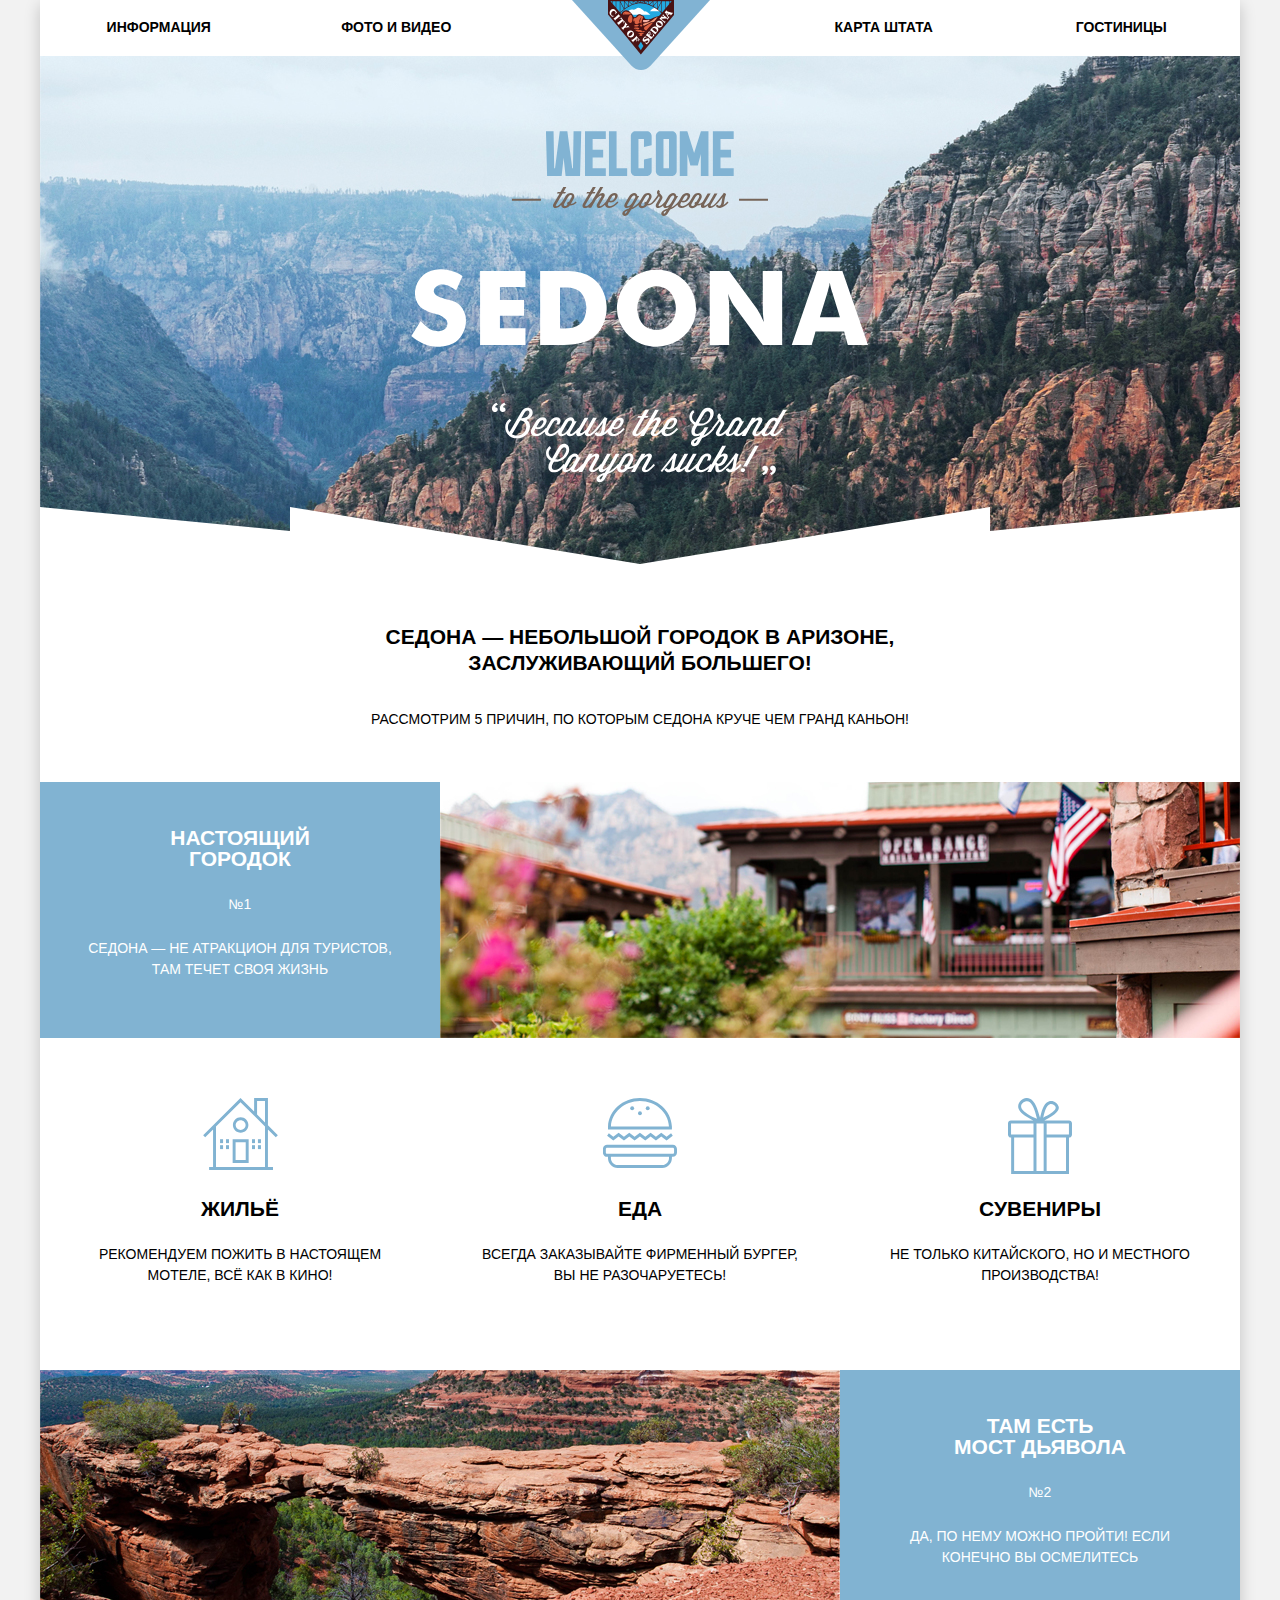
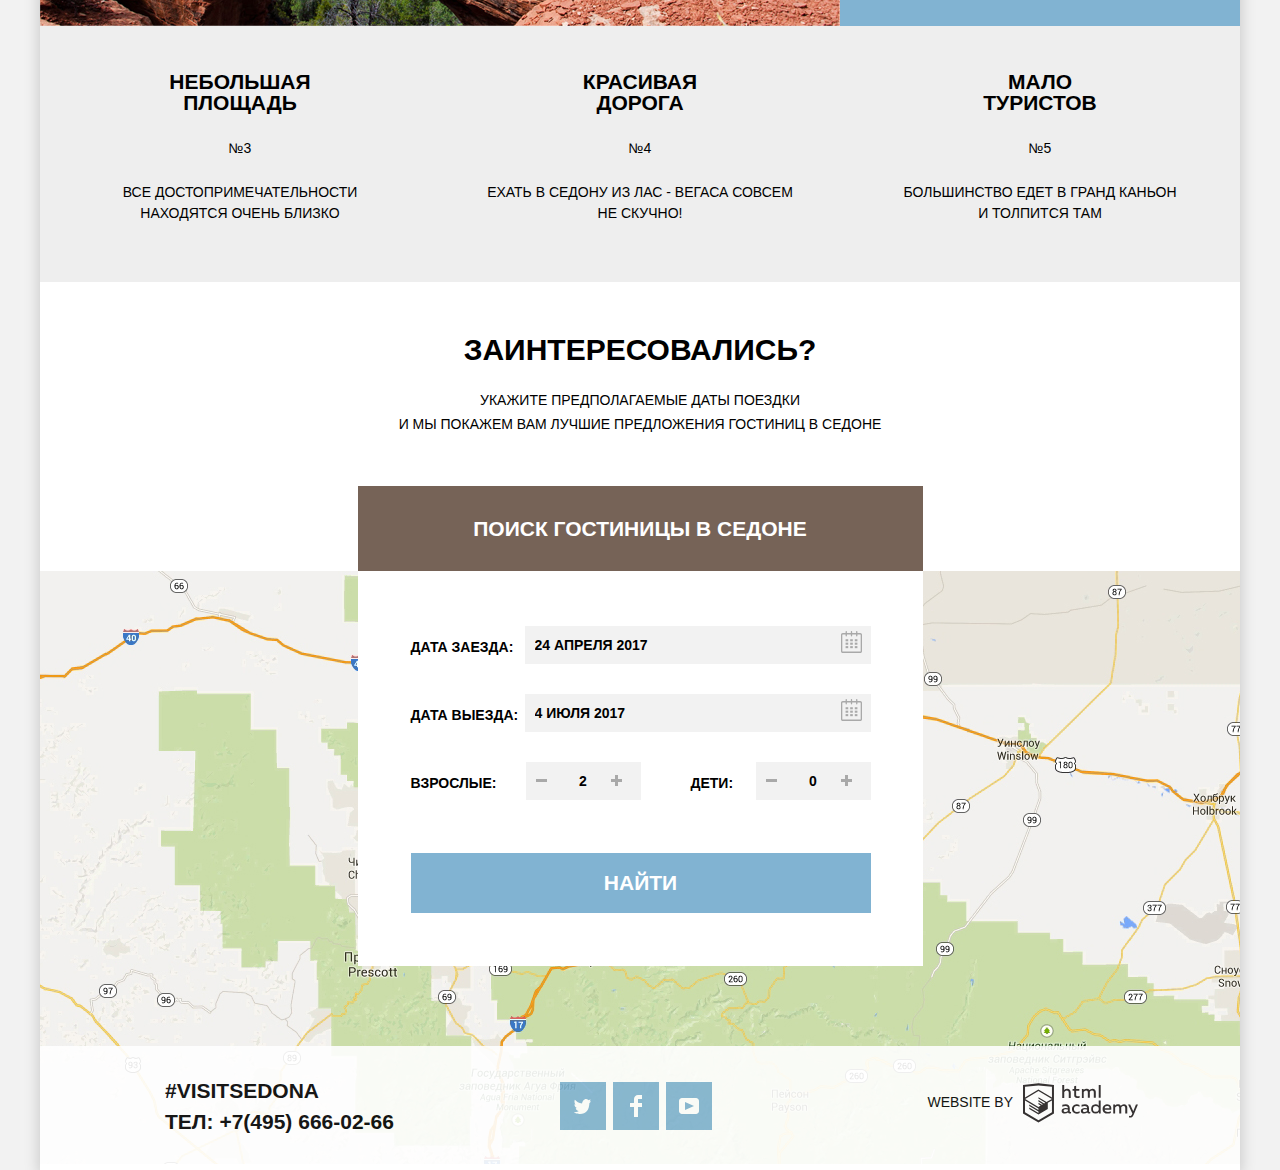
<file: index.html>
<!DOCTYPE html>
<html lang="en">
<head>
    <meta charset="UTF-8">
    <title>Sedona</title>
    <link href="css/style.css" rel="stylesheet">
    <link href="css/normalize.css">
</head>
<body>
    <div class="wrapper">
        <header class="main-header">
            <nav class="main-navigation">
                <a class="main-header-logo">
                    <img src="img/logo.svg" width="138" height="71" alt="Логотип Седоны">
                </a>
                <ul class="site-navigation">
                    <li><a href="#">Информация</a></li>
                    <li><a href="#">Фото и видео</a></li>
                    <li><a href="#">Карта штата</a></li>
                    <li><a href="hotels.html">Гостиницы</a></li>
                </ul>
            </nav>
        </header>
        <main>
            <div class="intro-description">
               <img src="img/welcome-intro.svg" alt="Добро пожаловать в Седону" width="458" height="352">
                <div class="polygon"></div>
            </div>
            <h1 class="main-title">Седона &#8212; небольшой городок в Аризоне,<br> заслуживающий большего!</h1>
            <section class="advantages">
               <h2 class="visually-hidden">Преимущества Седоны</h2>
                <p class="advantages-title">Рассмотрим 5 причин, по которым Седона круче чем Гранд Каньон!</p>
                <div class="advantages-wrapper">
                    <ul class="advantages-list">
                        <li class="advantages-list-main">
                            <div class="advantages-list-wrapper">
                                <div class="advantages-list-main-wrapper">
                                    <h3>Настоящий<br>городок</h3>
                                    <span class="number">№1</span>
                                    <p>Седона &#8212; не атракцион для туристов,<br> там течет своя жизнь</p>
                                </div>
                                <div class="photo-wrapper">
                                    <img src="img/city.jpg" width="800" height="256" alt="Настоящий городок">
                                </div>
                            </div>
                            <ul class="advantages-list-more">
                                <li class="advantages-list-more-item accommodation">
                                    <h3>Жильё</h3>
                                    <p>Рекомендуем пожить в настоящем<br> мотеле, всё как в кино!</p>
                                </li>
                                <li class="advantages-list-more-item food">
                                    <h3>Еда</h3>
                                    <p>Всегда заказывайте фирменный бургер,<br> вы не разочаруетесь!</p>
                                </li>
                                <li class="advantages-list-more-item souvenirs">
                                    <h3>Сувениры</h3>
                                    <p>Не только китайского, но и местного<br> производства!</p>
                                </li>
                            </ul>
                        </li>
                        <li class="advantages-list-main">
                            <div class="advantages-list-wrapper">
                                <div class="photo-wrapper">
                                    <img src="img/devils-bridge.jpg" width="800" height="256" alt="Настоящий городок">
                                </div>
                                <div class="advantages-list-main-wrapper">
                                    <h3>Там есть<br> мост дьявола</h3>
                                    <span class="number">№2</span>
                                    <p>Да, по нему можно пройти! Если конечно вы осмелитесь</p>
                                </div>
                            </div>
                        </li>
                        <li class="advantages-list-grey">
                            <h3>Небольшая<br> площадь</h3>
                            <span class="number">№3</span>
                            <p>Все достопримечательности<br> находятся очень близко</p>
                        </li>
                        <li class="advantages-list-grey">
                            <h3>Красивая<br> дорога</h3>
                            <span class="number">№4</span>
                            <p>Ехать в Седону из Лас - Вегаса совсем<br> не скучно!</p>
                        </li>
                        <li class="advantages-list-grey">
                            <h3>Мало<br> туристов</h3>
                            <span class="number">№5</span>
                            <p>Большинство едет в гранд каньон<br> и толпится там</p>
                        </li>
                    </ul>
                </div>
            </section>
            <section class="booking">
                <h2 class="booking-main-title">Заинтересовались?</h2>
                <p class="booking-title">Укажите предполагаемые даты поездки<br>
                    и мы покажем вам лучшие предложения гостиниц в Седоне</p>
                <button class="booking-button" type="button">Поиск гостиницы в Седоне</button>
                <div class="search-form">
                    <form class="search">
                        <p class="booking-item date">
                            <label for="arrival-date">Дата заезда:</label>
                            <input id="arrival-date" type="text" placeholder="24 апреля 2017">
                            <svg class="calendar">
                                <path d="M19.251,2.025h-2.845V0.648c0-0.381-0.294-0.689-0.656-0.689c-0.363,0-0.656,0.308-0.656,0.689v1.377h-3.938V0.648
                                c0-0.381-0.294-0.689-0.655-0.689c-0.363,0-0.657,0.308-0.657,0.689v1.377H5.906V0.648c0-0.381-0.294-0.689-0.656-0.689
                                c-0.363,0-0.657,0.308-0.657,0.689v1.377H1.75C0.784,2.025,0,2.847,0,3.862v16.302C0,21.179,0.784,22,1.75,22h17.501
                                C20.217,22,21,21.179,21,20.164V3.862C21,2.847,20.217,2.025,19.251,2.025z M19.688,20.164c0,0.253-0.195,0.459-0.437,0.459H1.75
                                c-0.241,0-0.438-0.206-0.438-0.459V3.862c0-0.253,0.196-0.459,0.438-0.459h2.844v1.378c0,0.381,0.294,0.689,0.657,0.689
                                c0.362,0,0.656-0.308,0.656-0.689V3.403h3.938v1.378c0,0.381,0.294,0.689,0.657,0.689c0.361,0,0.655-0.308,0.655-0.689V3.403h3.938
                                v1.378c0,0.381,0.293,0.689,0.656,0.689c0.362,0,0.656-0.308,0.656-0.689V3.403h2.845c0.241,0,0.437,0.206,0.437,0.459V20.164z"/>
                                <rect x="4.594" y="8.225" width="2.625" height="2.066"/>
                                <rect x="4.594" y="11.668" width="2.625" height="2.067"/>
                                <rect x="4.594" y="15.112" width="2.625" height="2.066"/>
                                <rect x="9.188" y="15.112" width="2.625" height="2.066"/>
                                <rect x="9.188" y="11.668" width="2.625" height="2.067"/>
                                <rect x="9.188" y="8.225" width="2.625" height="2.066"/>
                                <rect x="13.781" y="15.112" width="2.625" height="2.066"/>
                                <rect x="13.781" y="11.668" width="2.625" height="2.067"/>
                                <rect x="13.781" y="8.225" width="2.625" height="2.066"/>
                            </svg>
                        </p>
                        <p class="booking-item date">
                            <label for="departure-date">Дата выезда:</label>
                            <input id="departure-date" type="text" placeholder="4 июля 2017">
                            <svg class="calendar">
                                <path d="M19.251,2.025h-2.845V0.648c0-0.381-0.294-0.689-0.656-0.689c-0.363,0-0.656,0.308-0.656,0.689v1.377h-3.938V0.648
                                c0-0.381-0.294-0.689-0.655-0.689c-0.363,0-0.657,0.308-0.657,0.689v1.377H5.906V0.648c0-0.381-0.294-0.689-0.656-0.689
                                c-0.363,0-0.657,0.308-0.657,0.689v1.377H1.75C0.784,2.025,0,2.847,0,3.862v16.302C0,21.179,0.784,22,1.75,22h17.501
                                C20.217,22,21,21.179,21,20.164V3.862C21,2.847,20.217,2.025,19.251,2.025z M19.688,20.164c0,0.253-0.195,0.459-0.437,0.459H1.75
                                c-0.241,0-0.438-0.206-0.438-0.459V3.862c0-0.253,0.196-0.459,0.438-0.459h2.844v1.378c0,0.381,0.294,0.689,0.657,0.689
                                c0.362,0,0.656-0.308,0.656-0.689V3.403h3.938v1.378c0,0.381,0.294,0.689,0.657,0.689c0.361,0,0.655-0.308,0.655-0.689V3.403h3.938
                                v1.378c0,0.381,0.293,0.689,0.656,0.689c0.362,0,0.656-0.308,0.656-0.689V3.403h2.845c0.241,0,0.437,0.206,0.437,0.459V20.164z"/>
                                <rect x="4.594" y="8.225" width="2.625" height="2.066"/>
                                <rect x="4.594" y="11.668" width="2.625" height="2.067"/>
                                <rect x="4.594" y="15.112" width="2.625" height="2.066"/>
                                <rect x="9.188" y="15.112" width="2.625" height="2.066"/>
                                <rect x="9.188" y="11.668" width="2.625" height="2.067"/>
                                <rect x="9.188" y="8.225" width="2.625" height="2.066"/>
                                <rect x="13.781" y="15.112" width="2.625" height="2.066"/>
                                <rect x="13.781" y="11.668" width="2.625" height="2.067"/>
                                <rect x="13.781" y="8.225" width="2.625" height="2.066"/>
                            </svg>
                        </p>
                        <div class="guests">
                            <p class="booking-item adults">
                                <label for="adults">Взрослые:</label>
                                <input id="adults" type="text" value="2">
                                <button type="button" class="guest-button guest-remove"></button>
                                <button type="button" class="guest-button guest-add"></button>
                            </p>
                            <p class="booking-item children">
                                <label for="children">Дети:</label>
                                <input id="children" type="text" value="0">
                                <button type="button" class="guest-button guest-remove"></button>
                                <button type="button" class="guest-button guest-add"></button>
                            </p>
                        </div>
                        <button class="search-button" type="submit">Найти</button>
                    </form>
                </div>
            </section>
            <section class="interactive-map">
                <h2 class="visually-hidden">Седона на карте</h2>
                <img src="img/map.jpg" width="1200" height="593" alt="Седона на карте">
            </section>
        </main>
        <div class="footer-container">
            <footer class="footer">
                <div class="footer-content">
                    <div class="contacts">
                        <p class="hash-tag">#visitsedona</p>
                        <p>Тел: +7(495) 666-02-66</p>
                    </div>
                    <div class="footer-social">
                        <ul>
                            <li><a class="social-button" href="#">
                                <img src="img/twitter.svg" alt="Twitter" width="17" height="15">
                            </a></li>
                            <li><a class="social-button" href="#">
                                <img src="img/facebook.svg" alt="Facebook" width="12" height="22">
                            </a></li>
                            <li><a class="social-button" href="#"><span class="visually-hidden">Twitter</span>
                                <img src="img/youtube.svg" width="20" height="16" alt="YouTube">
                            </a></li>
                        </ul>
                    </div>

                    <div class="copyright">
                        <p>Website by</p>
                        <a href="https://htmlacademy.ru" class="academy-logo">
                            <svg xmlns="http://www.w3.org/2000/svg" viewBox="0 0 108.08 36.85"><path d="M44.61,26.88a2,2,0,0,0,.55-0.1v1.33a3.25,3.25,0,0,1-1.18.21,1.67,1.67,0,0,1-1.67-1,4.84,4.84,0,0,1-3.14,1.08c-1.51,0-2.91-.83-2.91-2.55,0-2.13,2-2.79,3.71-2.79a11.08,11.08,0,0,1,2.17.25v-0.3c0-1-.76-1.77-2.19-1.77a7.42,7.42,0,0,0-3,.64v-1.7a10.21,10.21,0,0,1,3.19-.55c2.36,0,3.81,1.12,3.81,3.65v3a0.54,0.54,0,0,0,.49.59h0.17Zm-6.44-1.13A1.35,1.35,0,0,0,39.63,27h0.11a3.39,3.39,0,0,0,2.41-1V24.58a9.72,9.72,0,0,0-1.81-.21c-1,0-2.16.33-2.16,1.38h0Zm12.36-6.11a5,5,0,0,1,2.57.64V22a4.08,4.08,0,0,0-2.3-.7,2.75,2.75,0,1,0,0,5.49,5,5,0,0,0,2.43-.64v1.71a6.27,6.27,0,0,1-2.76.57A4.21,4.21,0,0,1,46,24.51q0-.21,0-0.41a4.32,4.32,0,0,1,4.18-4.46h0.38Zm12.17,7.24a2,2,0,0,0,.55-0.1v1.33a3.25,3.25,0,0,1-1.18.21,1.67,1.67,0,0,1-1.67-1,4.84,4.84,0,0,1-3.14,1.08c-1.51,0-2.91-.83-2.91-2.55,0-2.13,2-2.79,3.71-2.79a11.08,11.08,0,0,1,2.17.25v-0.3c0-1-.76-1.77-2.19-1.77a7.42,7.42,0,0,0-3,.64v-1.7a10.21,10.21,0,0,1,3.19-.55c2.36,0,3.81,1.12,3.81,3.65v3a0.54,0.54,0,0,0,.49.59h0.17Zm-6.44-1.13A1.35,1.35,0,0,0,57.73,27h0.11a3.39,3.39,0,0,0,2.41-1V24.58a9.72,9.72,0,0,0-1.81-.21c-1.06,0-2.16.33-2.16,1.38h0ZM73,16V28.2H71.35V26.88a3.88,3.88,0,0,1-3.19,1.54,4.4,4.4,0,0,1,0-8.78,3.81,3.81,0,0,1,3,1.3V16H73Zm-4.53,5.22a2.76,2.76,0,1,0,0,5.52A2.86,2.86,0,0,0,71.15,25V23A2.91,2.91,0,0,0,68.49,21.27ZM79,19.64c3.31,0,4.46,2.68,3.92,5.09H76.7c0.21,1.5,1.67,2.11,3.19,2.11a6.11,6.11,0,0,0,2.64-.59v1.6a7.14,7.14,0,0,1-3,.57C77,28.42,74.78,27,74.78,24a4.18,4.18,0,0,1,4-4.39H79Zm0.09,1.54a2.28,2.28,0,0,0-2.44,2.1v0.06H81.3A2,2,0,0,0,79.13,21.18Zm5.73,7V19.87h1.65v1a3.81,3.81,0,0,1,2.78-1.27A2.86,2.86,0,0,1,91.89,21a4.12,4.12,0,0,1,2.91-1.33A3.06,3.06,0,0,1,98,23V28.2h-1.9V23.05a1.59,1.59,0,0,0-1.42-1.75H94.42a2.8,2.8,0,0,0-2.07,1.12V28.2h-1.9V23.05A1.59,1.59,0,0,0,89,21.31H88.8a3,3,0,0,0-2.21,1.29v5.63H84.86Zm21.31-8.33h1.9l-3.91,9.46c-0.9,2.17-2.09,2.86-3.35,2.86a4.76,4.76,0,0,1-1.1-.14V30.46a2.86,2.86,0,0,0,.85.12c0.9,0,1.58-.64,2.07-1.9l0.17-.42-4-8.4h2l2.86,6.29ZM38.73,1.46V6.22a3.81,3.81,0,0,1,2.7-1.14,3.25,3.25,0,0,1,3.44,3.4v5.15H43V8.72a1.81,1.81,0,0,0-1.61-2h-0.3a2.93,2.93,0,0,0-2.32,1.39v5.52h-1.9V1.46h1.9ZM49.94,2.31v3h3V6.91h-3v3.81c0,1.1.5,1.46,1.58,1.46a4.49,4.49,0,0,0,1.69-.33v1.6A6.8,6.8,0,0,1,51,13.8a2.55,2.55,0,0,1-2.86-2.74V6.89H46.58V5.26h1.5V2.74Zm5.4,11.31V5.28H57v1A3.81,3.81,0,0,1,59.77,5a2.86,2.86,0,0,1,2.6,1.33A4.12,4.12,0,0,1,65.28,5,3.06,3.06,0,0,1,68.44,8.4v5.21h-1.9V8.46a1.59,1.59,0,0,0-1.42-1.75H64.89a2.8,2.8,0,0,0-2.07,1.12v5.78h-1.9V8.46A1.59,1.59,0,0,0,59.5,6.71H59.27A3,3,0,0,0,57.06,8v5.63H55.34ZM71.17,1.45H73V13.6H71.17V1.45ZM14.71,0H14.55L0,1.54V28.21l14.55,8.66,14.55-8.66V1.54Zm12.5,27.1L14.55,34.64,1.9,27.12V16.18l12.59,7.5V25L5.86,19.9v1.31l8.68,5.21v1.39L5.87,22.65V24l8.68,5.21,8.75-5.24V18.31L27.2,16V27.12Zm0-12.53-3.48,2-1.6,1L14.51,13v1.31L21,18.23H21l-0.14.09-1,.54-5.37-3.2V17l4.24,2.52-1,.67-3.2-1.9v1.31l2.1,1.24L14.5,22.1,2,14.65,14.51,7.11Zm0-1.32L14.49,5.76,1.91,13.25v-10L14.56,1.92,27.21,3.25v10h0Z" transform="translate(0 -0.02)" fill="#231f20"/></svg>
                        </a>
                    </div>
                </div>
            </footer>
        </div>
    </div>
    <script src="script.js"></script>
</body>
</html>
</file>
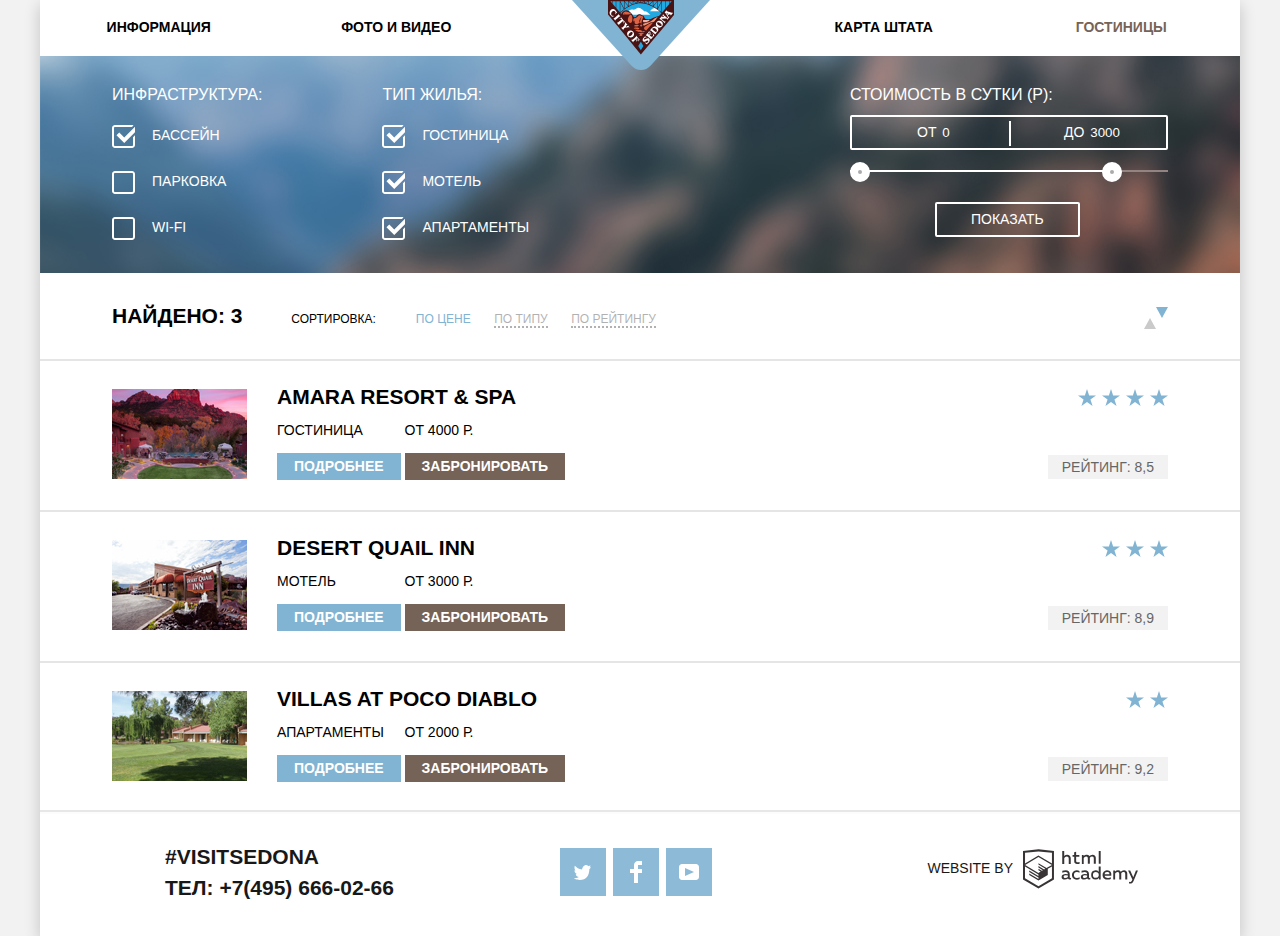
<file: hotels.html>
<!DOCTYPE html>
<html lang="ru">
<head>
    <meta charset="UTF-8">
    <title>Гостиницы</title>
    <link href="css/style.css" rel="stylesheet">
</head>
<body class="inner-page">
    <div class="wrapper">
        <header class="main-header">
            <nav class="main-navigation">
                <a href="index.html" class="main-header-logo">
                    <img src="img/logo.svg" width="138" height="71" alt="Логотип Седоны">
                </a>
                <ul class="site-navigation">
                    <li><a href="#">Информация</a></li>
                    <li><a href="#">Фото и видео</a></li>
                    <li><a href="#">Карта штата</a></li>
                    <li><a href="hotels.html" class="current">Гостиницы</a></li>
                </ul>
            </nav>
        </header>
        <main>
            <section class="filter">
                <h2 class="visually-hidden">Фильтр</h2>
                <form class="filter-form" method="get" action="https://echo.htmlacademy.ru">
                    <fieldset class="fieldset infrastructure">
                        <legend>Инфраструктура:</legend>
                        <ul>
                            <li class="filter-option">
                                <input class="visually-hidden filter-input filter-input-checkbox" type="checkbox" name="swimming-pool" id="filter-swimming-pool" checked>
                                <label for="filter-swimming-pool">Бассейн</label>
                            </li>
                            <li class="filter-option">
                                <input class="visually-hidden filter-input filter-input-checkbox" type="checkbox" name="parking" id="filter-parking">
                                <label for="filter-parking">Парковка</label>
                            </li>
                            <li class="filter-option">
                                <input class="visually-hidden filter-input filter-input-checkbox" type="checkbox" name="wi-fi" id="filter-wi-fi">
                                <label for="filter-wi-fi">wi-fi</label>
                            </li>
                        </ul>
                    </fieldset>
                    <fieldset class="fieldset accommodation-type">
                        <legend>Тип жилья:</legend>
                        <ul>
                            <li class="filter-option">
                                <input class="visually-hidden filter-input filter-input-checkbox" type="checkbox" name="hotel" id="filter-hotel" checked>
                                <label for="filter-hotel">Гостиница</label>
                            </li>
                            <li class="filter-option">
                                <input class="visually-hidden filter-input filter-input-checkbox" type="checkbox" name="motel" id="filter-motel" checked>
                                <label for="filter-motel">Мотель</label>
                            </li>
                            <li class="filter-option">
                                <input class="visually-hidden filter-input filter-input-checkbox" type="checkbox" name="apartments" id="filter-apartments" checked>
                                <label for="filter-apartments">Апартаменты</label>
                            </li>
                        </ul>
                    </fieldset>
                    <fieldset class="fieldset cost">
                        <legend>Стоимость в сутки (Р):</legend>
                        <div class="range-filter">
                            <div class="price-controls">
                                <div class="price-min">
                                    <label class="price-min-label" for="price-min">от</label>
                                    <input class="price-min-input" name="price-min" id="price-min" type="text" value="0"
                                           placeholder="от 0">
                                </div>
                                <div class="price-max">
                                    <label class="price-max-label" for="price-max">до</label>
                                    <input class="price-max-input" name="price-max" id="price-max" type="text" value="3000"
                                           placeholder="до 3000">
                                </div>
                            </div>
                            <div class="range-controls">
                                <div class="scale"></div>
                                <span class="pin pin-min"></span>
                                <span class="pin pin-max"></span>
                            </div>
                        </div>
                        <button class="range-filter-btn" type="submit">Показать</button>
                    </fieldset>
                </form>
            </section>
            <section class="hotels">
                <div class="sorting-block">
                    <h2 class="visually-hidden">Список гостиниц</h2>
                    <p class="search-result">Найдено: 3</p>
                    <div class="sorting">
                        <p>Сортировка:</p>
                        <ul class="sort-list">
                            <li class="sorting-item sorting-item-current"><a href="#">По цене</a></li>
                            <li class="sorting-item"><a href="#">По типу</a></li>
                            <li class="sorting-item"><a href="#">По рейтингу</a></li>
                        </ul>
                    </div>
                    <div class="arrows">
                        <button class="sorting-button sorting-up"></button><button class="sorting-button sorting-down"></button>

                    </div>
                </div>

                <ul class="hotels-list">
                    <li class="hotels-item">
                        <div class="hotel-info">
                            <div class="hotels-item-image">
                                <img src="img/hotel-1.jpg" width="135" height="90"
                                     alt="Гостиница «Amara Resort & SPA»">
                            </div>
                            <div class="info">
                                <h3>
                                    <a href="#" class="hotels-item-name">Amara Resort & SPA</a>
                                </h3>

                                <p class="hotels-item-type">
                                    <b>Гостиница</b>
                                    <a class="button" href="#">Подробнее</a>
                                </p>

                                <p class="hotels-item-price">
                                    <b>От 4000 Р.</b>
                                    <a class="button" href="#">Забронировать</a>
                                </p>
                            </div>
                        </div>

                        <div class="rating">
                            <div class="stars">
                                <img src="img/star.svg" alt="Категория 4 звезды">
                                <img src="img/star.svg" alt="">
                                <img src="img/star.svg" alt="">
                                <img src="img/star.svg" alt="">
                            </div>
                            <b>Рейтинг: 8,5</b>
                        </div>
                    </li>
                    <li class="hotels-item">
                        <div class="hotel-info">
                            <div class="hotels-item-image">
                                <img src="img/hotel-2.jpg" width="135" height="90"
                                     alt="Мотель «Desert Quail Inn»">
                            </div>
                            <div class="info">
                                <h3>
                                    <a href="#" class="hotels-item-name">Desert Quail Inn</a>
                                </h3>

                                <p class="hotels-item-type">
                                    <b>Мотель</b>
                                    <a class="button" href="#">Подробнее</a>
                                </p>

                                <p class="hotels-item-price">
                                    <b>От 3000 Р.</b>
                                    <a class="button" href="#">Забронировать</a>
                                </p>
                            </div>
                        </div>

                        <div class="rating">
                            <div class="stars">
                                <img src="img/star.svg" alt="Категория 3 звезды">
                                <img src="img/star.svg" alt="">
                                <img src="img/star.svg" alt="">
                            </div>
                            <b>Рейтинг: 8,9</b>
                        </div>
                    </li>
                    <li class="hotels-item">
                        <div class="hotel-info">
                            <div class="hotels-item-image">
                                <img src="img/hotel-3.jpg" width="135" height="90"
                                     alt="Апартаменты  «Villas at Poco Diablo»">
                            </div>
                            <div class="info">
                                <h3>
                                    <a href="#" class="hotels-item-name">Villas at Poco Diablo</a>
                                </h3>

                                <p class="hotels-item-type">
                                    <b>Апартаменты</b>
                                    <a class="button" href="#">Подробнее</a>
                                </p>

                                <p class="hotels-item-price">
                                    <b>От 2000 Р.</b>
                                    <a class="button" href="#">Забронировать</a>
                                </p>
                            </div>
                        </div>

                        <div class="rating">
                            <div class="stars">
                                <img src="img/star.svg" alt="Категория 2 звезды">
                                <img src="img/star.svg" alt="">
                            </div>
                            <b>Рейтинг: 9,2</b>
                        </div>
                    </li>
                </ul>
            </section>
        </main>
        <div class="footer-container">
            <footer class="footer">
                <div class="footer-content">
                    <div class="contacts">
                        <p class="hash-tag">#visitsedona</p>
                        <p>Тел: +7(495) 666-02-66</p>
                    </div>
                    <div class="footer-social">
                        <ul>
                            <li><a class="social-button" href="#">
                                <img src="img/twitter.svg" alt="Twitter" width="17" height="15">
                            </a></li>
                            <li><a class="social-button" href="#">
                                <img src="img/facebook.svg" alt="Facebook" width="12" height="22">
                            </a></li>
                            <li><a class="social-button" href="#"><span class="visually-hidden">Twitter</span>
                                <img src="img/youtube.svg" width="20" height="16" alt="YouTube">
                            </a></li>
                        </ul>
                    </div>

                    <div class="copyright">
                        <p>Website by</p>
                        <a href="https://htmlacademy.ru"class="academy-logo">
                            <svg xmlns="http://www.w3.org/2000/svg" viewBox="0 0 108.08 36.85"><path d="M44.61,26.88a2,2,0,0,0,.55-0.1v1.33a3.25,3.25,0,0,1-1.18.21,1.67,1.67,0,0,1-1.67-1,4.84,4.84,0,0,1-3.14,1.08c-1.51,0-2.91-.83-2.91-2.55,0-2.13,2-2.79,3.71-2.79a11.08,11.08,0,0,1,2.17.25v-0.3c0-1-.76-1.77-2.19-1.77a7.42,7.42,0,0,0-3,.64v-1.7a10.21,10.21,0,0,1,3.19-.55c2.36,0,3.81,1.12,3.81,3.65v3a0.54,0.54,0,0,0,.49.59h0.17Zm-6.44-1.13A1.35,1.35,0,0,0,39.63,27h0.11a3.39,3.39,0,0,0,2.41-1V24.58a9.72,9.72,0,0,0-1.81-.21c-1,0-2.16.33-2.16,1.38h0Zm12.36-6.11a5,5,0,0,1,2.57.64V22a4.08,4.08,0,0,0-2.3-.7,2.75,2.75,0,1,0,0,5.49,5,5,0,0,0,2.43-.64v1.71a6.27,6.27,0,0,1-2.76.57A4.21,4.21,0,0,1,46,24.51q0-.21,0-0.41a4.32,4.32,0,0,1,4.18-4.46h0.38Zm12.17,7.24a2,2,0,0,0,.55-0.1v1.33a3.25,3.25,0,0,1-1.18.21,1.67,1.67,0,0,1-1.67-1,4.84,4.84,0,0,1-3.14,1.08c-1.51,0-2.91-.83-2.91-2.55,0-2.13,2-2.79,3.71-2.79a11.08,11.08,0,0,1,2.17.25v-0.3c0-1-.76-1.77-2.19-1.77a7.42,7.42,0,0,0-3,.64v-1.7a10.21,10.21,0,0,1,3.19-.55c2.36,0,3.81,1.12,3.81,3.65v3a0.54,0.54,0,0,0,.49.59h0.17Zm-6.44-1.13A1.35,1.35,0,0,0,57.73,27h0.11a3.39,3.39,0,0,0,2.41-1V24.58a9.72,9.72,0,0,0-1.81-.21c-1.06,0-2.16.33-2.16,1.38h0ZM73,16V28.2H71.35V26.88a3.88,3.88,0,0,1-3.19,1.54,4.4,4.4,0,0,1,0-8.78,3.81,3.81,0,0,1,3,1.3V16H73Zm-4.53,5.22a2.76,2.76,0,1,0,0,5.52A2.86,2.86,0,0,0,71.15,25V23A2.91,2.91,0,0,0,68.49,21.27ZM79,19.64c3.31,0,4.46,2.68,3.92,5.09H76.7c0.21,1.5,1.67,2.11,3.19,2.11a6.11,6.11,0,0,0,2.64-.59v1.6a7.14,7.14,0,0,1-3,.57C77,28.42,74.78,27,74.78,24a4.18,4.18,0,0,1,4-4.39H79Zm0.09,1.54a2.28,2.28,0,0,0-2.44,2.1v0.06H81.3A2,2,0,0,0,79.13,21.18Zm5.73,7V19.87h1.65v1a3.81,3.81,0,0,1,2.78-1.27A2.86,2.86,0,0,1,91.89,21a4.12,4.12,0,0,1,2.91-1.33A3.06,3.06,0,0,1,98,23V28.2h-1.9V23.05a1.59,1.59,0,0,0-1.42-1.75H94.42a2.8,2.8,0,0,0-2.07,1.12V28.2h-1.9V23.05A1.59,1.59,0,0,0,89,21.31H88.8a3,3,0,0,0-2.21,1.29v5.63H84.86Zm21.31-8.33h1.9l-3.91,9.46c-0.9,2.17-2.09,2.86-3.35,2.86a4.76,4.76,0,0,1-1.1-.14V30.46a2.86,2.86,0,0,0,.85.12c0.9,0,1.58-.64,2.07-1.9l0.17-.42-4-8.4h2l2.86,6.29ZM38.73,1.46V6.22a3.81,3.81,0,0,1,2.7-1.14,3.25,3.25,0,0,1,3.44,3.4v5.15H43V8.72a1.81,1.81,0,0,0-1.61-2h-0.3a2.93,2.93,0,0,0-2.32,1.39v5.52h-1.9V1.46h1.9ZM49.94,2.31v3h3V6.91h-3v3.81c0,1.1.5,1.46,1.58,1.46a4.49,4.49,0,0,0,1.69-.33v1.6A6.8,6.8,0,0,1,51,13.8a2.55,2.55,0,0,1-2.86-2.74V6.89H46.58V5.26h1.5V2.74Zm5.4,11.31V5.28H57v1A3.81,3.81,0,0,1,59.77,5a2.86,2.86,0,0,1,2.6,1.33A4.12,4.12,0,0,1,65.28,5,3.06,3.06,0,0,1,68.44,8.4v5.21h-1.9V8.46a1.59,1.59,0,0,0-1.42-1.75H64.89a2.8,2.8,0,0,0-2.07,1.12v5.78h-1.9V8.46A1.59,1.59,0,0,0,59.5,6.71H59.27A3,3,0,0,0,57.06,8v5.63H55.34ZM71.17,1.45H73V13.6H71.17V1.45ZM14.71,0H14.55L0,1.54V28.21l14.55,8.66,14.55-8.66V1.54Zm12.5,27.1L14.55,34.64,1.9,27.12V16.18l12.59,7.5V25L5.86,19.9v1.31l8.68,5.21v1.39L5.87,22.65V24l8.68,5.21,8.75-5.24V18.31L27.2,16V27.12Zm0-12.53-3.48,2-1.6,1L14.51,13v1.31L21,18.23H21l-0.14.09-1,.54-5.37-3.2V17l4.24,2.52-1,.67-3.2-1.9v1.31l2.1,1.24L14.5,22.1,2,14.65,14.51,7.11Zm0-1.32L14.49,5.76,1.91,13.25v-10L14.56,1.92,27.21,3.25v10h0Z" transform="translate(0 -0.02)" fill="#231f20"/></svg>
                        </a>
                    </div>
                </div>
            </footer>
        </div>
    </div>
</body>
</html>
</file>
<file: css/style.css>
body {
    box-sizing: border-box;
    margin: 0;
    padding: 0;

    font-family: "PT Sans", Arial, sans-serif;
    font-size: 14px;
    line-height: 21px;
    font-weight: normal;
    color: #000000;
    text-transform: uppercase;

    background-color: #f2f2f2;
}

.visually-hidden {
    position: absolute;
    width: 1px;
    height: 1px;
    margin:-1px;
    border: 0;
    padding: 0;
    clip:rect(0 0 0 0);
    overflow:hidden;
}

a {
    text-decoration: none;
    color: #000000;
}

img {
    max-width: 100%;
    height: auto;
}

.wrapper {
    background-color: #ffffff;
    width: 1200px;
    margin: 0 auto;
    box-shadow: 0 5px 15px rgba(0, 1, 1, 0.2);
}

.main-header-logo {
     position: absolute;
     left: calc(50% - 68px);
 }

.site-navigation {
    margin: 0;
    padding: 0;

    display: flex;
    justify-content: space-between;

    list-style: none;
}

.site-navigation li {
    width: 239px;
    height: 56px;
    text-align: center;
    padding-top: 14px;
    box-sizing: border-box;
}

.site-navigation a:hover,
.site-navigation a:focus {
    color: #81b3d2;
}

.site-navigation li:nth-child(2) {
    margin-right: 250px;
}

.site-navigation a {
    color: #000000;
    font-weight: bold;
    line-height: 26px;
}

.intro-description {
    background-image: url("../img/background.jpg");

    background-repeat: no-repeat;
    background-position: center -55px;
    text-align: center;
}

.intro-description img {
    margin-top: 75px;
    padding-bottom: 18px;
}

.polygon {
    margin-bottom: 60px;
    width: 1200px;
    height: 57px;

    background-image: url("../img/polygon.svg");
    background-size: cover;
}

.main-title {
    margin: 0 0 30px;
    font-size: 21px;
    line-height: 26px;
    font-weight: bold;
    text-align: center;
}

/*Списое преимуществ*/

.advantages-title {
    margin: 0 0 50px;

    line-height: 26px;
    text-align: center;
}

.advantages-list {
    margin: 0;
    padding: 0;
    color: #000000;
    list-style: none;
}

.advantages-list-main {
    color: #ffffff;
}

.advantages-list-wrapper {
    display: flex;
    height: 256px;
}

.advantages-list {
    margin-bottom: 50px;
    display: flex;
    flex-wrap: wrap;
}

.advantages-list h3 {
    margin: 0 0 25px;
    font-size: 21px;
}

.advantages-list-main-wrapper {
    box-sizing: border-box;
    padding: 45px;
    text-align: center;
    background-color: #81b3d2;
    width: 400px;
    min-height: 256px;
}

.number {
    display: block;
    margin-bottom: 23px;
}

.advantages-list-main-wrapper p {
    margin: 0;
}

.advantages-list-more {
    list-style: none;
    display: flex;
    color: #000000;
    margin: 0;
    padding: 0;
}

.advantages-list-more-item {
    margin-bottom: 70px;
    padding-top: 160px;
    width: 400px;

    text-align: center;
}

.accommodation {
    background-image: url("../img/accommodation.svg");
    background-repeat: no-repeat;
    background-position: center 60px;
}

.food {
    background-image: url("../img/food.svg");
    background-repeat: no-repeat;
    background-position: center 60px;
}

.souvenirs {
    background-image: url("../img/souvenirs.svg");
    background-repeat: no-repeat;
    background-position: center 60px;
}

.advantages-list-grey {
    padding-top: 45px;
    box-sizing: border-box;
    width: 400px;
    height: 256px;
    background-color: #eeeeee;
    text-align: center;
}

.advantages-list-grey p {
    margin: 0;
}

.booking {
    position: relative;
}

.booking-main-title {
    margin: 0 0 20px;
    font-size: 30px;
    line-height: 36px;
    text-align: center;
}

.booking-title {
    margin: 0 0 50px;
    text-align: center;
    line-height: 24px;
}

.booking-button {
    display: block;
    margin: 0 auto;
    box-sizing: border-box;
    width: 565px;
    height: 85px;

    color: #ffffff;
    vertical-align: middle;
    font: inherit;
    font-size: 21px;
    line-height: 26px;
    font-weight: bold;
    text-transform: uppercase;

    border: none;
    background-color: #766357;
}

.booking-button:hover,
.booking-button:focus {
    background-color: #604e43;
}

.booking-button:active {
    color: rgba(255,255,255,.3);
    background-color: #503e33;
}

.search-form {
    width: 565px;
    height: 395px;
    position: absolute;
    left: 50%;
    margin-left: -282px;
    background-color: #ffffff;
}

.search {
    margin: 0 auto;
    padding-top: 25px;
    width: 460px;
}

.booking-item {
    position: relative;
    display: flex;
    justify-content: space-between;
    margin: 30px 0 0;
}

.booking-item label {
    width: 112px;
    padding-top: 8px;
    line-height: 26px;
    font-weight: bold;
}

.booking-item input {
    display: block;
    padding-left: 10px;
    font: inherit;
    text-transform: uppercase;
    font-weight: bold;
    background-color: #f2f2f2;
    border: none;
}

.booking-item input:hover {
    background-color: #ebebeb;
}

.booking-item input:focus {
    background-color: #ffffff;
    outline: 2px solid #e5e5e5;
}

.booking-item input::-webkit-input-placeholder{
    color: #000000;
}

.date input {
    box-sizing: border-box;
    width: 346px;
    height: 38px;
}

.calendar {
    position: absolute;
    top: 5px;
    left: 430px;
    width: 21px;
    height: 22px;
    fill: #a9a9a9;
}

.calendar:hover,
.calendar:focus {
    fill: #000000;
}

.calendar:active {
    fill: #81b3d2;
}

.guests {
    width: 100%;
    display: flex;
    justify-content: space-between;
}

.guests input {
    width: 112px;
    text-align: center;
}

.adults {
    width: 230px;
}

.children {
    width: 180px;
}

.guests input {
    box-sizing: border-box;
    padding: 0;
    width: 115px;
    height: 38px;
}

.guest-button {
    position: relative;
    width: 11px;
    height: 11px;
    border: none;
    background-color: transparent;
}

.adults .guest-remove {
    position: absolute;
    top: 13px;
    left: 125px;
}

.guest-remove::before {
    content: "";
    position: absolute;
    top: 4px;
    left: 0;
    width: 11px;
    height: 3px;
    background-color: #a9a9a9;
}

.guest-remove:hover::before,
.guest-add:hover::before,
.guest-add:hover::after,
.guest-remove:focus::before,
.guest-add:focus::before,
.guest-add:focus::after{
    background-color: #000000;
}

.guest-remove:active::before,
.guest-add:active::before,
.guest-add:active::after {
    background-color: #81b3d2;
}

.adults .guest-add {
    position: absolute;
    top: 13px;
    left: 200px;
}

.children .guest-remove {
    position: absolute;
    top: 13px;
    left: 75px;
}

.children .guest-add {
    position: absolute;
    top: 13px;
    left: 150px;
}

.guest-add::before {
    content: "";
    position: absolute;
    top: 4px;
    left: 0;
    width: 11px;
    height: 3px;
    background-color: #a9a9a9;
}

.guest-add::after {
    content: "";
    position: absolute;
    top: 4px;
    left: 0;
    width: 11px;
    height: 3px;
    background-color: #a9a9a9;
    transform: rotate(90deg);
}

.search-button {
    width: 100%;
    height: 60px;
    margin-top: 53px;

    font: inherit;
    font-size: 21px;
    line-height: 26px;
    font-weight: bold;
    text-transform: uppercase;
    color: #ffffff;

    border: none;
    background-color: #81b3d2;
}

.search-button:hover,
.search-button:focus {
    background-color: #669ec0;
}

.search-button:active {
    background-color: #669ec0;
    color: rgba(255,255,255,.3);
}

.footer-container {
    position: relative;
}

.footer {
    width: 100%;
    position: absolute;
    left: 0;
    bottom: 4px;

    background-color: #ffffff;
    opacity: 90%;
}

.footer-content {
    margin-right: 102px;
    margin-left: 125px;
    display: flex;
    justify-content: space-between;
    align-items: center;
    width: 973px;
    min-height: 120px;
}

.footer-social ul {
    margin: 0;
    padding: 0;
    display: flex;
    justify-content: space-between;
    align-items: center;
    width: 152px;
    list-style: none;
}

.contacts {
    font-size: 21px;
    line-height: 26px;
    font-weight: bold;
}

.contacts p {
    margin: 0;
}

.contacts .hash-tag {
    margin-bottom: 5px;
}

.social-button {
    width: 46px;
    height: 48px;
    background-color: #81b3d2;
    display: flex;
    align-items: center;
    justify-content: center;
}

.social-button:hover,
.social-button:focus {
    background-color: #669ec0;
}

.social-button:active {
    background-color: #5496bd;
}

.copyright {
    margin-left: 50px;
    display: flex;
    flex-direction: row;
    align-items: center;
}

.copyright p {
    margin: 0;
}

.copyright svg {
    width: 115px;
    height: 40px;
}

.academy-logo:hover path,
.academy-logo:focus path {
    fill: #81b3d2;
}

.academy-logo:active path {
    fill: #bdbbbc;
}

.copyright p {
    margin-right: 10px;
    margin-bottom: 7px;
}

/* Внутренняя страница*/

.site-navigation .current {
    color: #766357;
}

.filter {
    background-image: url("../img/filter-background.jpg");
    background-position: center;
    height: 217px;

    color: #ffffff;
}

.filter legend {
    padding: 0;
    margin-bottom: 20px;
    font-size: 16px;
}

.filter-form {
    padding-top: 28px;
    display: flex;
    width: 1056px;
    margin: 0 auto;
}

.fieldset {
    border: none;
    margin: 0;
    padding: 0;
}

.infrastructure {
    margin-right: 120px;
}

.filter ul {
    list-style: none;
    margin: 0;
    padding: 0;
}

.filter-option {
    margin-bottom: 25px;
    margin-left: 40px;
}

.filter-option input+label {
    cursor: pointer;
}

.filter-input-checkbox:checked+label::before {
    content: "";
    position: absolute;
    margin-left: -40px;
    width: 23px;
    height: 23px;
    background-image: url("../img/checkbox-on.svg");
    background-repeat: no-repeat;
}

.filter-input-checkbox:checked:disabled+label::before {
    cursor: default;
    opacity: 0.3;
}

.filter-input-checkbox+label::before {
    content: "";
    position: absolute;
    margin-left: -40px;
    width: 23px;
    height: 23px;
    background-image: url("../img/checkbox-off.svg");
    background-repeat: no-repeat;
}

.filter-input-checkbox:disabled+label::before,
.filter-input-checkbox:disabled+label {
    cursor: default;
    opacity: 0.3;
}

.search-result {
    display: inline-block;
    margin: 0;
    margin-right: 45px;
    font-size: 21px;
    line-height: 26px;
    font-weight: bold;
}

.cost {
 margin-left: auto;
}

.cost legend {
    margin-bottom: 10px;
}

.price-controls {
    margin-bottom: 20px;
    padding: 5px 0;
    position: relative;
    display: flex;
    border: 2px solid #ffffff;
    border-radius: 2px;
}

.price-controls::after {
    content: "";
    position: absolute;
    top: 4px;
    left: 50%;
    width: 2px;
    height: 25px;
    background-color: #ffffff;
}

.price-max {
    box-sizing: border-box;
    width: 157px;
    padding-left: 55px;
}

.price-min {
    box-sizing: border-box;
    width: 157px;
    padding-left: 65px;
}
.price-controls input {
    width: 30px;
    border: none;
    color: #ffffff;
    background-color: transparent;
    cursor: pointer;
}

.range-controls {
    position: relative;
    margin-bottom: 30px;
    height: 2px;
    background-color: #938482;
}

.scale {
    width: 80%;
    height: 2px;
    background-color: #ffffff;
}

.pin {
    position: absolute;
    top: -8px;
    width: 4px;
    height: 4px;
    background-color: #ababab;
    border: 8px solid #ffffff;
    border-radius: 50%;
    cursor: pointer;
}

.pin:focus,
.pin:hover {
    top: -10px;
    width: 5px;
    height: 5px;
    border: 10px solid #ffffff;

}

.pin-max {
    left: 252px;
}

.range-filter-btn {
    margin-left: 85px;
    padding: 5px 34px;
    border: 2px solid #ffffff;
    border-radius: 2px;

    font: inherit;
    text-transform: uppercase;
    color: #ffffff;
    background-color: transparent;
    cursor: pointer;
}

.range-filter-btn:hover,
.range-filter-btn:focus{
    background-color: #ffffff;
    color: #000000;
}

.sorting-block {
    padding-top: 30px;
    padding-bottom: 30px;
    padding-right: 72px;
    padding-left: 72px;
    border-bottom: 2px solid #e5e5e5;
}

.sorting {
    display: inline-flex;
    font-size: 12px;
    line-height: 18px;
}

.sorting p {
    margin: 0;
    margin-right: 40px;
}

.sort-list {
    display: flex;
    width: 240px;
    margin: 0;
    padding: 0;
    justify-content: space-between;
    list-style: none;
}

.sort-list a {
    border-bottom: 2px dotted #000000;
    text-decoration: none;
    color: #000000;
    opacity: 30%;
}

.sort-list a:hover,
.sort-list a:focus {
    color: #81b3d2;
    border-bottom: 2px dotted #81b3d2;
    opacity: unset;
}

.sort-list a:active {
    border-bottom: 2px dotted #000000;
    color: #000000;
    opacity: unset;
}

.sorting-item-current a {
    border: none;
    color: #81b3d2;
    opacity: 100%;
}

.arrows {
    display: inline-block;
    float: right;
}

.sorting-button {
    background-color: transparent;
    padding: 0;
}

.sorting-down {
    border: 6px solid transparent;
    border-top: 11px solid #81b3d2;
}

.sorting-up {
    border: 6px solid transparent;
    border-bottom: 11px solid #cacaca;
}

.hotels-list {
    list-style: none;
    margin: 0;
    padding: 0;
}

.hotels-item {
    padding-top: 23px;
    padding-left: 72px;
    padding-bottom: 30px;
    padding-right: 72px;
    border-bottom: 2px solid #e5e5e5;
    display: flex;
    justify-content: space-between;
}

.hotels-item-image {
    margin-right: 30px;
}


.hotels-item-image img {
    margin-top: 5px;
    display: block;
}

.hotel-info {
    display: flex;
}

.info h3 {
    margin: 0;
    margin-bottom: 10px;
    font-size: 21px;
    line-height: 26px;
}

.hotels-item-name:hover,
.hotels-item-name:focus {
    color: #81b3d2;
}

.hotels-item-name:active {
    color: rgba(0,0,0,.3);
}

.info b {
    font-weight: normal;
    margin-bottom: 12px;
}

.hotels-item-type {
    margin: 0;
    display: inline-flex;
    flex-direction: column;
}

.hotels-item-type .button:hover,
.hotels-item-type .button:focus {
    background-color: #669ec0;
}

.hotels-item-type .button:active {
    background-color: #669ec0;
    color: rgba(255,255,255,.3);
}

.hotels-item-price {
    margin: 0;
    display: inline-flex;
    flex-direction: column;
}

.stars {
    margin-top: 5px;
    margin-bottom: 45px;
    text-align: right;
}

.stars img {
    margin-left: 2px
}

.rating b {
    padding: 4px 14px;
    font-weight: normal;
    color: #666666;
    background-color: #f2f2f2;
}

.button {
    padding: 3px 17px ;
    color: #ffffff;
    font-weight: bold;
    background-color: #81b3d2;
}


.hotels-item-price .button {
    background-color: #766357;
}

.hotels-item-price .button:hover,
.hotels-item-price .button:focus {
    background-color: #604e43;
}

.hotels-item-price .button:active {
    color: rgba(255,255,255,.3);
    background-color: #503e33;
}

.inner-page .footer {
    position: relative;
    border-top: 2px solid #e5e5e5;
}

.form-close {
    display: none;
}
</file>
